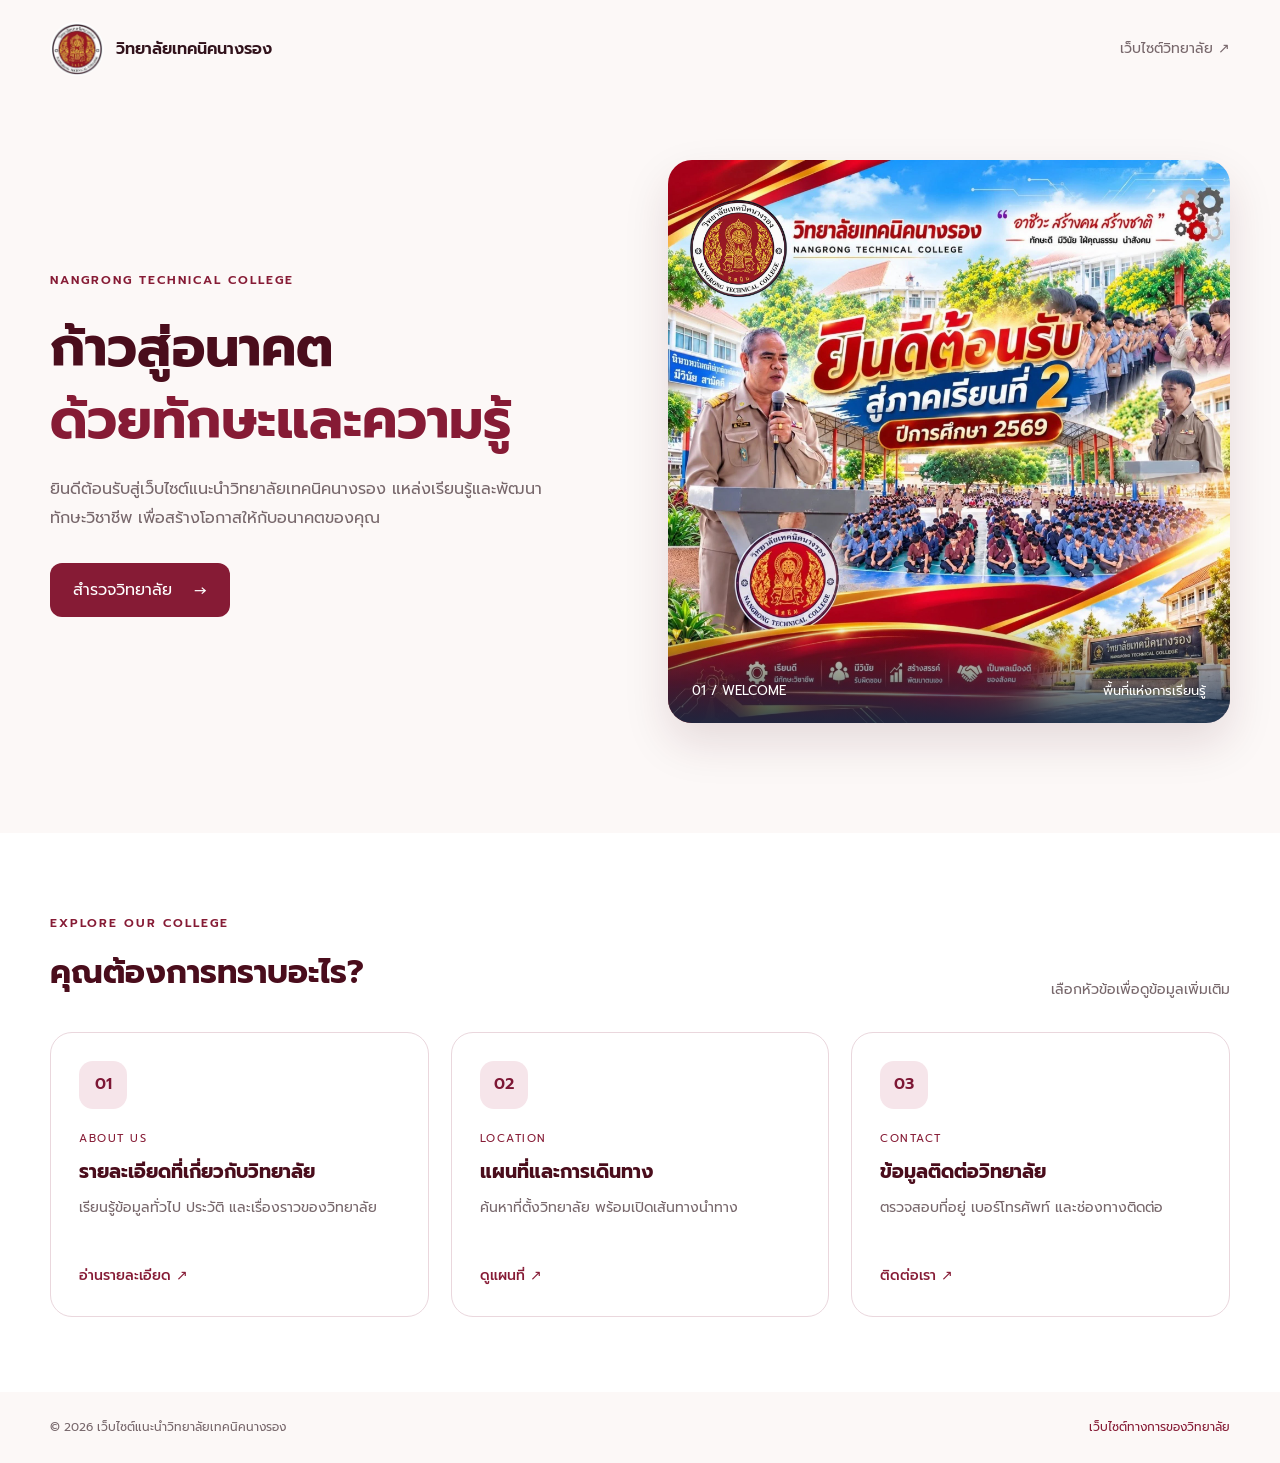
<file: index.html>
<!DOCTYPE html>
<html lang="th">
<head>
    <meta charset="UTF-8">
    <meta name="viewport" content="width=device-width, initial-scale=1.0">
    <title>วิทยาลัยเทคนิคนางรอง | หน้าหลัก</title>
    <link rel="stylesheet" href="style.css">
</head>
<body>

    <!-- แถบเมนูด้านบน -->
    <header class="navbar">
        <a href="index.html" class="logo">
            <span class="logo-icon">
    <img src="photo/logo.jpg" alt="ตราวิทยาลัยเทคนิคนางรอง">
</span>
            <span>วิทยาลัยเทคนิคนางรอง</span>
        </a>

        <a href="https://nrtech.ac.th/" target="_blank"
           rel="noopener noreferrer" class="official-link">
            เว็บไซต์วิทยาลัย ↗
        </a>
    </header>

    <!-- ส่วนภาพต้อนรับ -->
    <main>
        <section class="hero">
            <div class="hero-content">
                <span class="eyebrow">NANGRONG TECHNICAL COLLEGE</span>

                <h1>
                    ก้าวสู่อนาคต<br>
                    <span>ด้วยทักษะและความรู้</span>
                </h1>

                <p>
                    ยินดีต้อนรับสู่เว็บไซต์แนะนำวิทยาลัยเทคนิคนางรอง
                    แหล่งเรียนรู้และพัฒนาทักษะวิชาชีพ
                    เพื่อสร้างโอกาสให้กับอนาคตของคุณ
                </p>

                <a href="about.html" class="primary-button">
                    สำรวจวิทยาลัย <span>→</span>
                </a>
            </div>

            <!-- เปลี่ยนชื่อรูปตรงนี้ได้ -->
            <div class="hero-image">
                <img src="photo/college.jpg"
                     alt="ภาพวิทยาลัยเทคนิคนางรอง"
                     onerror="this.style.display='none'">
                <div class="image-caption">
                    <span>01 / WELCOME</span>
                    <span>พื้นที่แห่งการเรียนรู้</span>
                </div>
            </div>
        </section>

        <!-- ปุ่มหลัก 3 ปุ่ม -->
        <section class="quick-section">
            <div class="section-heading">
                <div>
                    <span class="eyebrow">EXPLORE OUR COLLEGE</span>
                    <h2>คุณต้องการทราบอะไร?</h2>
                </div>
                <p>เลือกหัวข้อเพื่อดูข้อมูลเพิ่มเติม</p>
            </div>

            <div class="card-grid">

                <a href="about.html" class="info-card">
                    <div class="card-icon">01</div>
                    <span class="card-label">ABOUT US</span>
                    <h3>รายละเอียดที่เกี่ยวกับวิทยาลัย</h3>
                    <p>เรียนรู้ข้อมูลทั่วไป ประวัติ และเรื่องราวของวิทยาลัย</p>
                    <span class="card-arrow">อ่านรายละเอียด ↗</span>
                </a>

                <a href="map.html" class="info-card">
                    <div class="card-icon">02</div>
                    <span class="card-label">LOCATION</span>
                    <h3>แผนที่และการเดินทาง</h3>
                    <p>ค้นหาที่ตั้งวิทยาลัย พร้อมเปิดเส้นทางนำทาง</p>
                    <span class="card-arrow">ดูแผนที่ ↗</span>
                </a>

                <a href="contact.html" class="info-card">
                    <div class="card-icon">03</div>
                    <span class="card-label">CONTACT</span>
                    <h3>ข้อมูลติดต่อวิทยาลัย</h3>
                    <p>ตรวจสอบที่อยู่ เบอร์โทรศัพท์ และช่องทางติดต่อ</p>
                    <span class="card-arrow">ติดต่อเรา ↗</span>
                </a>

            </div>
        </section>
    </main>

    <!-- ส่วนท้าย -->
    <footer class="footer">
        <p>© 2026 เว็บไซต์แนะนำวิทยาลัยเทคนิคนางรอง</p>
        <a href="https://nrtech.ac.th/" target="_blank"
           rel="noopener noreferrer">เว็บไซต์ทางการของวิทยาลัย</a>
    </footer>

</body>
</html>
</file>
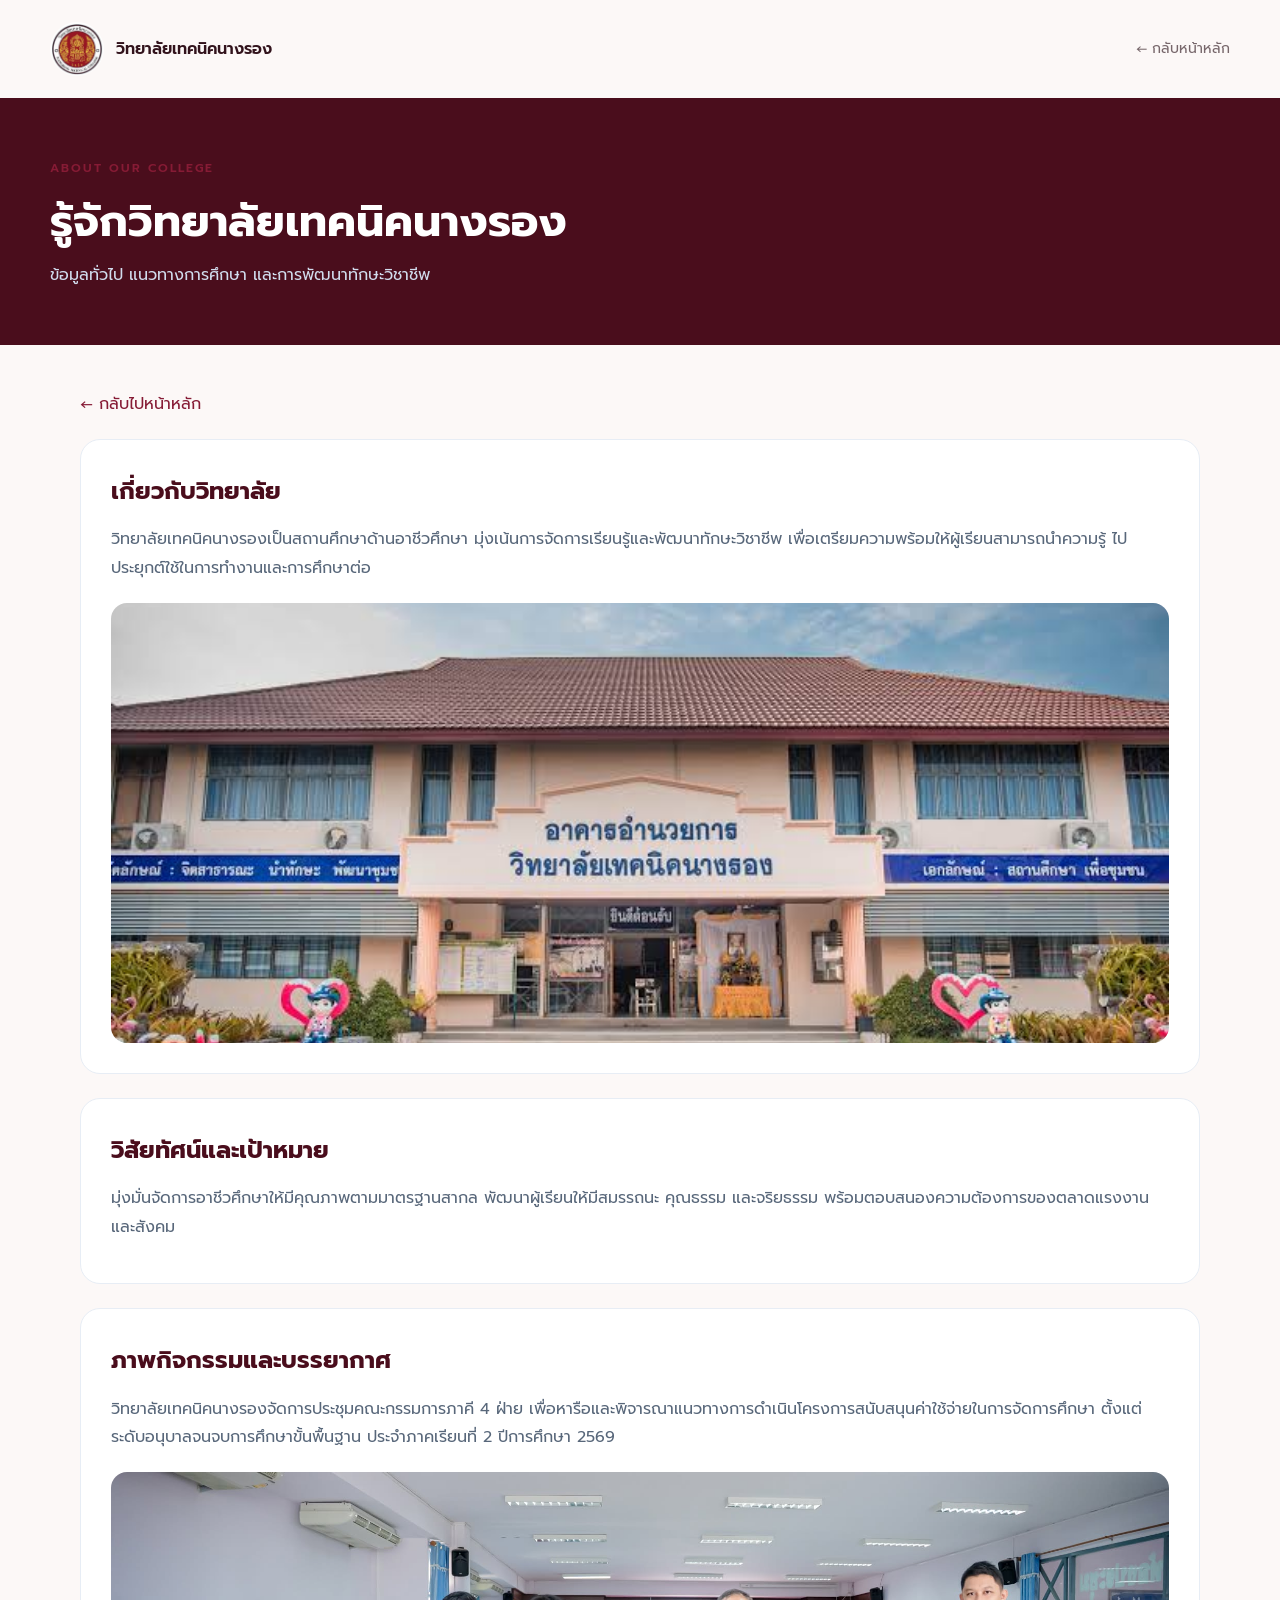
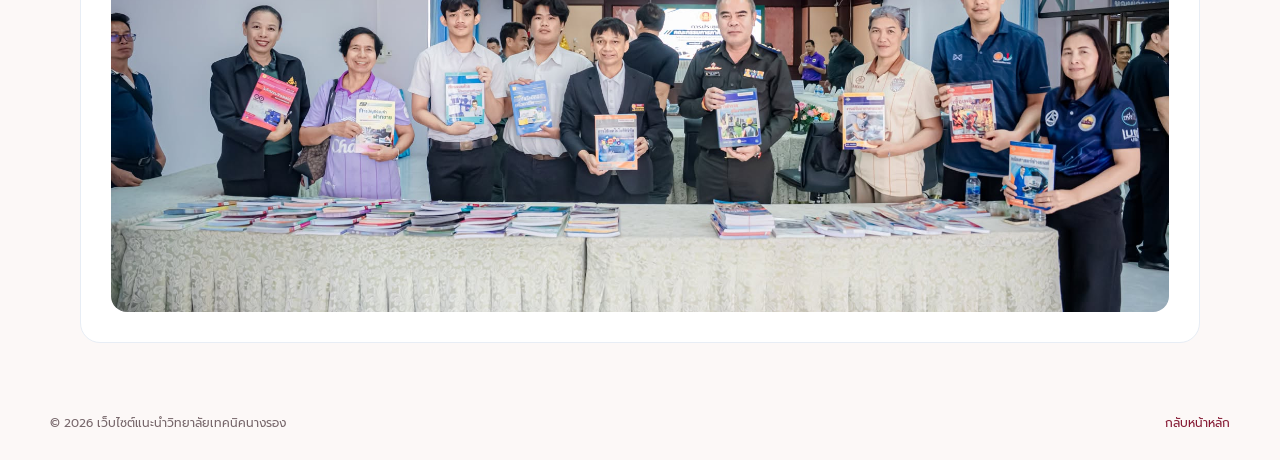
<file: about.html>
<!DOCTYPE html>
<html lang="th">
<head>
    <meta charset="UTF-8">
    <meta name="viewport" content="width=device-width, initial-scale=1.0">
    <title>เกี่ยวกับวิทยาลัย | วิทยาลัยเทคนิคนางรอง</title>
    <link rel="stylesheet" href="style.css">
</head>
<body>

<header class="navbar">
    <a href="index.html" class="logo">
        <span class="logo-icon">
    <img src="photo/logo.jpg" alt="ตราวิทยาลัยเทคนิคนางรอง">
</span>
        <span>วิทยาลัยเทคนิคนางรอง</span>
    </a>
    <a href="index.html" class="official-link">← กลับหน้าหลัก</a>
</header>

<section class="page-banner">
    <div>
        <span class="eyebrow">ABOUT OUR COLLEGE</span>
        <h1>รู้จักวิทยาลัยเทคนิคนางรอง</h1>
        <p>ข้อมูลทั่วไป แนวทางการศึกษา และการพัฒนาทักษะวิชาชีพ</p>
    </div>
</section>

<main class="page-content">
    <a href="index.html" class="back-link">← กลับไปหน้าหลัก</a>

    <section class="content-panel">
        <h2>เกี่ยวกับวิทยาลัย</h2>
        <p>
            วิทยาลัยเทคนิคนางรองเป็นสถานศึกษาด้านอาชีวศึกษา
            มุ่งเน้นการจัดการเรียนรู้และพัฒนาทักษะวิชาชีพ
            เพื่อเตรียมความพร้อมให้ผู้เรียนสามารถนำความรู้
            ไปประยุกต์ใช้ในการทำงานและการศึกษาต่อ
        </p>

        <!-- เปลี่ยนชื่อไฟล์รูปได้ที่ src -->
        <img
            src="photo/college-about.jpg"
            alt="ภาพบรรยากาศวิทยาลัย"
            class="content-photo"
            onerror="this.style.display='none'">
    </section>

    <section class="content-panel">
        <h2>วิสัยทัศน์และเป้าหมาย</h2>
        <p>
            มุ่งมั่นจัดการอาชีวศึกษาให้มีคุณภาพตามมาตรฐานสากล
            พัฒนาผู้เรียนให้มีสมรรถนะ คุณธรรม และจริยธรรม
            พร้อมตอบสนองความต้องการของตลาดแรงงานและสังคม
        </p>
    </section>

    <section class="content-panel">
        <h2>ภาพกิจกรรมและบรรยากาศ</h2>
        <p>
            วิทยาลัยเทคนิคนางรองจัดการประชุมคณะกรรมการภาคี 4 ฝ่าย 
            เพื่อหารือและพิจารณาแนวทางการดำเนินโครงการสนับสนุนค่าใช้จ่ายในการจัดการศึกษา ตั้งแต่ระดับอนุบาลจนจบการศึกษาขั้นพื้นฐาน ประจำภาคเรียนที่ 2 ปีการศึกษา 2569
        
        </p>

        <img
            src="photo/activity.jpg"
            alt="ภาพกิจกรรมของวิทยาลัย"
            class="content-photo"
            onerror="this.style.display='none'">
    </section>
</main>

<footer class="footer">
    <p>© 2026 เว็บไซต์แนะนำวิทยาลัยเทคนิคนางรอง</p>
    <a href="index.html">กลับหน้าหลัก</a>
</footer>

</body>
</html>
</file>
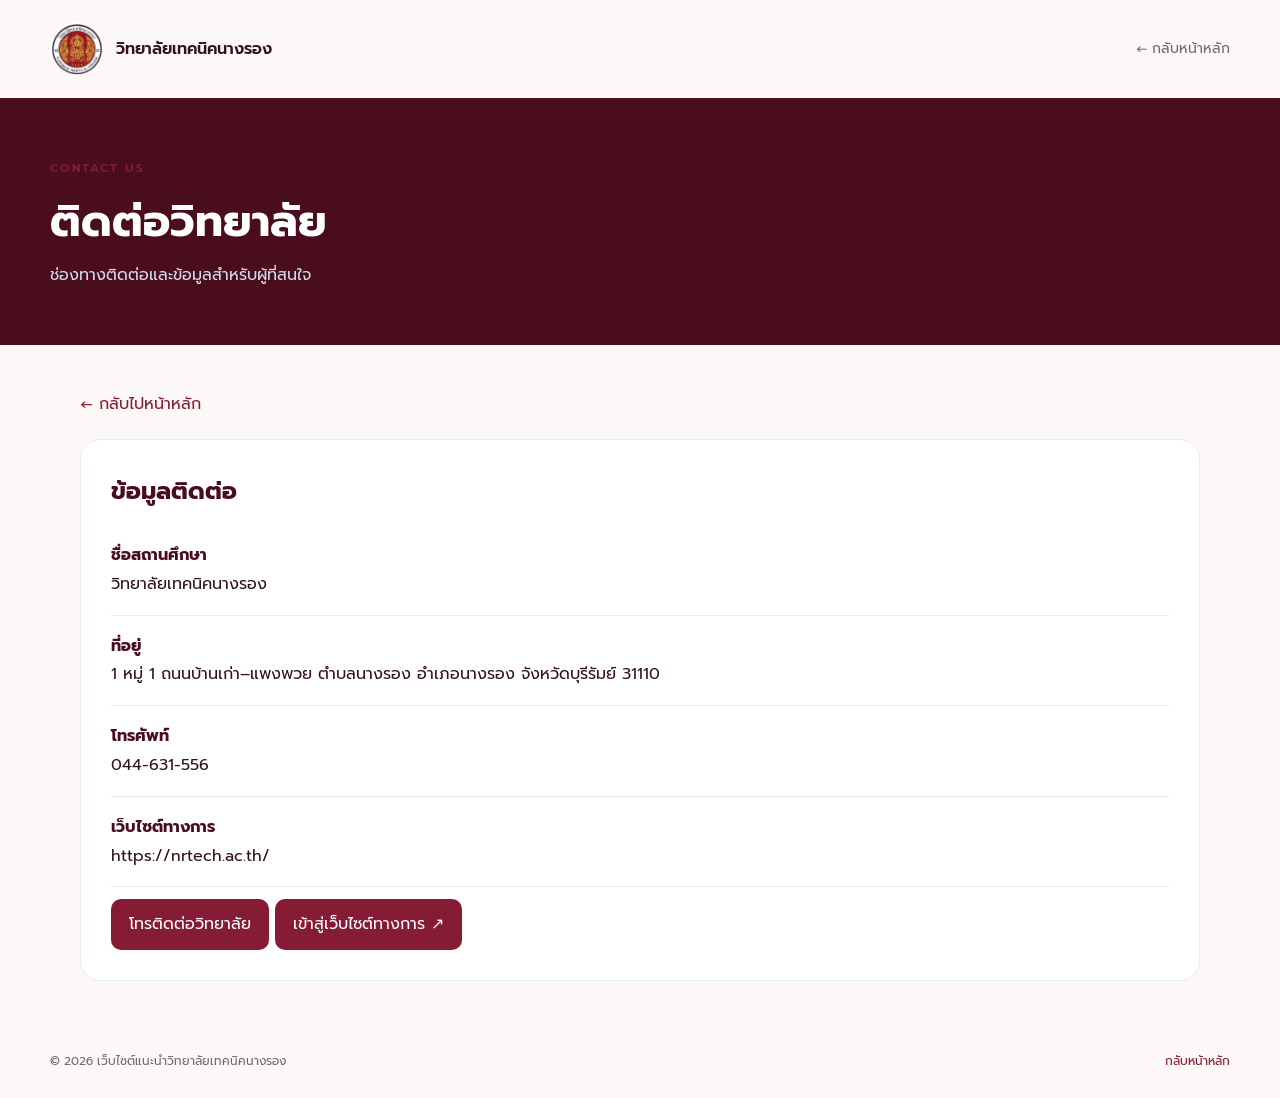
<file: contact.html>
<!DOCTYPE html>
<html lang="th">
<head>
    <meta charset="UTF-8">
    <meta name="viewport" content="width=device-width, initial-scale=1.0">
    <title>ติดต่อวิทยาลัย | วิทยาลัยเทคนิคนางรอง</title>
    <link rel="stylesheet" href="style.css">
</head>
<body>

<header class="navbar">
    <a href="index.html" class="logo">
        <span class="logo-icon">
    <img src="photo/logo.jpg" alt="ตราวิทยาลัยเทคนิคนางรอง">
</span>
        <span>วิทยาลัยเทคนิคนางรอง</span>
    </a>
    <a href="index.html" class="official-link">← กลับหน้าหลัก</a>
</header>

<section class="page-banner">
    <div>
        <span class="eyebrow">CONTACT US</span>
        <h1>ติดต่อวิทยาลัย</h1>
        <p>ช่องทางติดต่อและข้อมูลสำหรับผู้ที่สนใจ</p>
    </div>
</section>

<main class="page-content">
    <a href="index.html" class="back-link">← กลับไปหน้าหลัก</a>

    <section class="content-panel">
        <h2>ข้อมูลติดต่อ</h2>

        <div class="contact-item">
            <strong>ชื่อสถานศึกษา</strong>
            วิทยาลัยเทคนิคนางรอง
        </div>

        <div class="contact-item">
            <strong>ที่อยู่</strong>
            1 หมู่ 1 ถนนบ้านเก่า–แพงพวย
            ตำบลนางรอง อำเภอนางรอง
            จังหวัดบุรีรัมย์ 31110
        </div>

        <div class="contact-item">
            <strong>โทรศัพท์</strong>
            <a href="tel:044631556">044-631-556</a>
        </div>

        <div class="contact-item">
            <strong>เว็บไซต์ทางการ</strong>
            <a href="https://nrtech.ac.th/"
               target="_blank"
               rel="noopener noreferrer">
                https://nrtech.ac.th/
            </a>
        </div>

        <a class="action-link" href="tel:044631556">
            โทรติดต่อวิทยาลัย
        </a>

        <a class="action-link"
           href="https://nrtech.ac.th/"
           target="_blank"
           rel="noopener noreferrer">
            เข้าสู่เว็บไซต์ทางการ ↗
        </a>
    </section>
</main>

<footer class="footer">
    <p>© 2026 เว็บไซต์แนะนำวิทยาลัยเทคนิคนางรอง</p>
    <a href="index.html">กลับหน้าหลัก</a>
</footer>

</body>
</html>
</file>
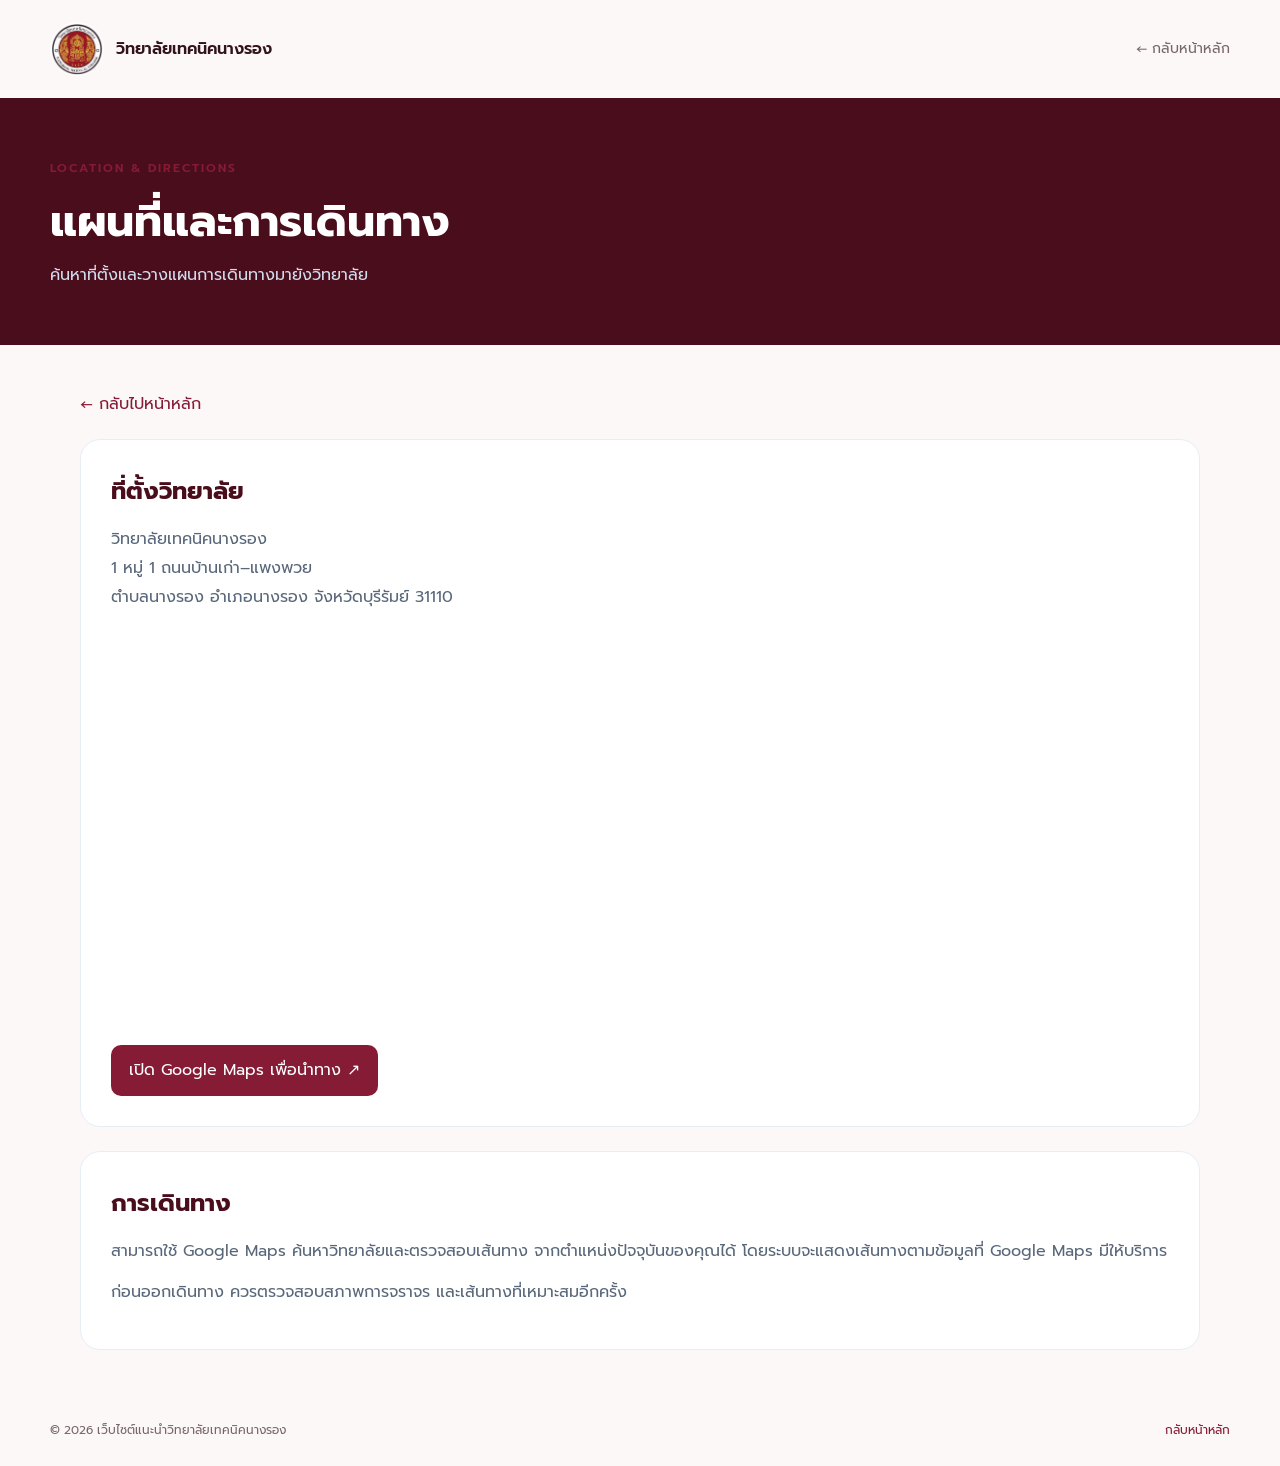
<file: map.html>
<!DOCTYPE html>
<html lang="th">
<head>
    <meta charset="UTF-8">
    <meta name="viewport" content="width=device-width, initial-scale=1.0">
    <title>แผนที่และการเดินทาง | วิทยาลัยเทคนิคนางรอง</title>
    <link rel="stylesheet" href="style.css">
</head>
<body>

<header class="navbar">
    <a href="index.html" class="logo">
        <span class="logo-icon">
    <img src="photo/logo.jpg" alt="ตราวิทยาลัยเทคนิคนางรอง">
</span>
        <span>วิทยาลัยเทคนิคนางรอง</span>
    </a>
    <a href="index.html" class="official-link">← กลับหน้าหลัก</a>
</header>

<section class="page-banner">
    <div>
        <span class="eyebrow">LOCATION & DIRECTIONS</span>
        <h1>แผนที่และการเดินทาง</h1>
        <p>ค้นหาที่ตั้งและวางแผนการเดินทางมายังวิทยาลัย</p>
    </div>
</section>

<main class="page-content">
    <a href="index.html" class="back-link">← กลับไปหน้าหลัก</a>

    <section class="content-panel">
        <h2>ที่ตั้งวิทยาลัย</h2>
        <p>
            วิทยาลัยเทคนิคนางรอง<br>
            1 หมู่ 1 ถนนบ้านเก่า–แพงพวย<br>
            ตำบลนางรอง อำเภอนางรอง จังหวัดบุรีรัมย์ 31110
        </p>

        <!-- แผนที่แสดงตำแหน่งจากคำค้น -->
        <iframe
            class="map-frame"
            title="แผนที่วิทยาลัยเทคนิคนางรอง"
            src="https://maps.google.com/maps?q=วิทยาลัยเทคนิคนางรอง%20บุรีรัมย์&output=embed"
            loading="lazy"
            referrerpolicy="no-referrer-when-downgrade">
        </iframe>

        <!-- เปิด Google Maps เพื่อวางแผนเส้นทาง -->
        <a
            class="action-link"
            href="https://www.google.com/maps/dir/?api=1&destination=วิทยาลัยเทคนิคนางรอง%20บุรีรัมย์"
            target="_blank"
            rel="noopener noreferrer">
            เปิด Google Maps เพื่อนำทาง ↗
        </a>
    </section>

    <section class="content-panel">
        <h2>การเดินทาง</h2>
        <p>
            สามารถใช้ Google Maps ค้นหาวิทยาลัยและตรวจสอบเส้นทาง
            จากตำแหน่งปัจจุบันของคุณได้
            โดยระบบจะแสดงเส้นทางตามข้อมูลที่ Google Maps มีให้บริการ
        </p>
        <p>
            ก่อนออกเดินทาง ควรตรวจสอบสภาพการจราจร
            และเส้นทางที่เหมาะสมอีกครั้ง
        </p>
    </section>
</main>

<footer class="footer">
    <p>© 2026 เว็บไซต์แนะนำวิทยาลัยเทคนิคนางรอง</p>
    <a href="index.html">กลับหน้าหลัก</a>
</footer>

</body>
</html>
</file>
<file: style.css>
@import url('https://fonts.googleapis.com/css2?family=Prompt:wght@300;400;500;600;700&display=swap');

:root {
    --navy: #4A0D1C;
    --blue: #861B35;
    --light-blue: #F7E8EC;
    --text: #32131C;
    --muted: #77676B;
    --white: #FFFFFF;
    --background: #FCF8F7;
}

* {
    box-sizing: border-box;
    margin: 0;
    padding: 0;
}

html {
    scroll-behavior: smooth;
}

body {
    font-family: 'Prompt', sans-serif;
    color: var(--text);
    background: var(--background);
    line-height: 1.8;
}

a {
    color: inherit;
    text-decoration: none;
}

.navbar {
    max-width: 1240px;
    margin: auto;
    padding: 22px 30px;
    display: flex;
    justify-content: space-between;
    align-items: center;
    gap: 16px;
}

.logo {
    display: flex;
    align-items: center;
    gap: 12px;
    font-weight: 600;
}


.logo-icon {
    width: 54px;
    height: 54px;
    flex-shrink: 0;
    display: flex;
    align-items: center;
    justify-content: center;
    overflow: hidden;
    background: transparent;
    border-radius: 50%;
}

.logo-icon img {
    width: 100%;
    height: 100%;
    object-fit: contain;
    display: block;
}

.official-link {
    font-size: 14px;
    color: var(--muted);
}

.hero {
    max-width: 1240px;
    margin: 22px auto 70px;
    padding: 40px 30px;
    display: grid;
    grid-template-columns: 1fr 1fr;
    align-items: center;
    gap: 55px;
}

.hero-content {
    padding: 20px 0;
}

.eyebrow {
    color: var(--blue);
    font-size: 12px;
    font-weight: 600;
    letter-spacing: 2px;
}

h1 {
    font-size: clamp(34px, 4.2vw, 58px);
    line-height: 1.35;
    margin: 18px 0;
    color: var(--navy);
}

h1 span {
    color: var(--blue);
}

.hero-content > p {
    max-width: 520px;
    color: var(--muted);
    margin-bottom: 30px;
}

.primary-button {
    display: inline-flex;
    gap: 22px;
    align-items: center;
    padding: 13px 23px;
    border-radius: 12px;
    background: var(--blue);
    color: white;
    transition: 0.25s;
}

.primary-button:hover {
    transform: translateY(-3px);
    background: var(--navy);
}



.hero-image {
    position: relative;
    width: 100%;
    aspect-ratio: 1 / 1;
    height: auto;
    min-height: 0;
    background: #F3E3E7;
    border-radius: 24px;
    overflow: hidden;
    box-shadow: 0 20px 45px #4A0D1C20;
}

.hero-image img {
    position: absolute;
    inset: 0;
    width: 100%;
    height: 100%;
    object-fit: contain;
    object-position: center;
    display: block;
}

.image-caption {
    position: absolute;
    bottom: 0;
    width: 100%;
    padding: 55px 24px 20px;
    display: flex;
    justify-content: space-between;
    gap: 12px;
    color: white;
    background: linear-gradient(transparent, #102b46d9);
    font-size: 13px;
}

.quick-section {
    background: white;
    padding: 75px max(30px, calc((100% - 1180px) / 2));
}

.section-heading {
    display: flex;
    justify-content: space-between;
    align-items: end;
    gap: 20px;
    margin-bottom: 30px;
}

.section-heading h2 {
    color: var(--navy);
    font-size: clamp(23px, 3vw, 32px);
    margin-top: 8px;
}

.section-heading > p {
    color: var(--muted);
    font-size: 14px;
}

.card-grid {
    display: grid;
    grid-template-columns: repeat(3, minmax(0, 1fr));
    gap: 22px;
}

.info-card {
    padding: 28px;
    min-height: 285px;
    border: 1px solid #e7edf5;
    border-radius: 20px;
    background: white;
    display: flex;
    flex-direction: column;
    align-items: flex-start;
    transition: 0.25s;
}

.info-card:hover {
    transform: translateY(-7px);
    border-color: #b7cdfb;
    box-shadow: 0 18px 40px #102b4610;
}

.card-icon {
    width: 48px;
    height: 48px;
    display: grid;
    place-items: center;
    border-radius: 14px;
    background: var(--light-blue);
    color: var(--blue);
    font-weight: 600;
    margin-bottom: 20px;
}

.card-label {
    color: var(--blue);
    font-size: 11px;
    letter-spacing: 1.5px;
}

.info-card h3 {
    margin: 8px 0;
    font-size: 19px;
    line-height: 1.6;
}

.info-card p {
    color: var(--muted);
    font-size: 14px;
    margin-bottom: 20px;
}

.card-arrow {
    color: var(--blue);
    font-size: 14px;
    font-weight: 500;
    margin-top: auto;
}

.footer {
    max-width: 1240px;
    margin: auto;
    padding: 25px 30px;
    display: flex;
    justify-content: space-between;
    flex-wrap: wrap;
    gap: 10px;
    color: var(--muted);
    font-size: 12px;
}

.footer a {
    color: var(--blue);
}

/* รูปแบบสำหรับหน้ารายละเอียด */
.page-banner {
    background: var(--navy);
    color: white;
    padding: 55px 30px;
}

.page-banner > div {
    max-width: 1180px;
    margin: auto;
}

.page-banner h1 {
    color: white;
    font-size: clamp(30px, 4vw, 44px);
    margin: 10px 0;
}

.page-banner p {
    color: #d1dced;
}

.page-content {
    max-width: 1180px;
    margin: 45px auto;
    padding: 0 30px;
}

.content-panel {
    padding: 30px;
    border: 1px solid #e7edf5;
    border-radius: 20px;
    background: white;
    margin-bottom: 24px;
}

.content-panel h2 {
    margin-bottom: 12px;
    color: var(--navy);
}

.content-panel p {
    color: #58677a;
    margin-bottom: 12px;
}

.content-photo {
    display: block;
    width: 100%;
    max-height: 440px;
    object-fit: cover;
    border-radius: 16px;
    margin-top: 20px;
}

.map-frame {
    width: 100%;
    height: 400px;
    border: 0;
    border-radius: 16px;
}

.action-link {
    display: inline-block;
    margin-top: 12px;
    padding: 11px 18px;
    background: var(--blue);
    color: white;
    border-radius: 10px;
}

.contact-item {
    padding: 16px 0;
    border-bottom: 1px solid #e7edf5;
}

.contact-item:last-child {
    border-bottom: 0;
}

.contact-item strong {
    display: block;
    color: var(--navy);
}

.back-link {
    display: inline-block;
    color: var(--blue);
    margin-bottom: 20px;
}

@media (max-width: 800px) {
    .hero {
        grid-template-columns: 1fr;
        gap: 25px;
        margin-top: 0;
    }

    .hero-image {
        height: 320px;
        min-height: 260px;
    }

    .card-grid {
        grid-template-columns: 1fr;
    }

    .info-card {
        min-height: 240px;
    }

    .section-heading {
        align-items: flex-start;
        flex-direction: column;
    }
}

@media (max-width: 480px) {
    .navbar {
        padding: 16px;
    }

    .logo {
        font-size: 13px;
    }

    .official-link {
        font-size: 12px;
    }

    .hero {
        padding: 28px 20px;
    }

    .quick-section {
        padding: 45px 20px;
    }

    .page-content {
        padding: 0 18px;
    }

    .content-panel {
        padding: 20px;
    }

    .map-frame {
        height: 320px;
    }
}

/* ===== ปรับแต่งการ์ดเมนู 3 ปุ่ม ===== */

.card-grid {
    gap: 22px;
}

.info-card {
    background: #FFFFFF;
    border: 1px solid #EAD7DD;
    border-radius: 22px;
    padding: 28px;
    transition:
        transform 0.25s ease,
        box-shadow 0.25s ease,
        border-color 0.25s ease;
}

.info-card:hover {
    transform: translateY(-6px);
    border-color: #8B1E3F;
    box-shadow: 0 18px 35px rgba(74, 13, 28, 0.10);
}

.card-icon {
    background: #F6E5EA;
    color: #7D1735;
    border-radius: 14px;
}

.info-card h3 {
    color: #4A0D1C;
}

.info-card p {
    color: #77676B;
    line-height: 1.8;
}

.info-card a {
    color: #8B1E3F;
    font-weight: 600;
    text-decoration: none;
}

.info-card a:hover {
    color: #4A0D1C;
}

/* ===== ปรับปุ่มหลัก ===== */

.hero .btn,
.hero .primary-btn {
    background: #8B1E3F;
    color: #FFFFFF;
    border-radius: 12px;
    transition: background 0.2s ease, transform 0.2s ease;
}

.hero .btn:hover,
.hero .primary-btn:hover {
    background: #4A0D1C;
    transform: translateY(-2px);
}

/* ===== ปรับการแสดงผลบนมือถือ ===== */

@media (max-width: 768px) {
    .card-grid {
        grid-template-columns: 1fr;
    }

    .info-card {
        padding: 22px;
    }
}
</file>
